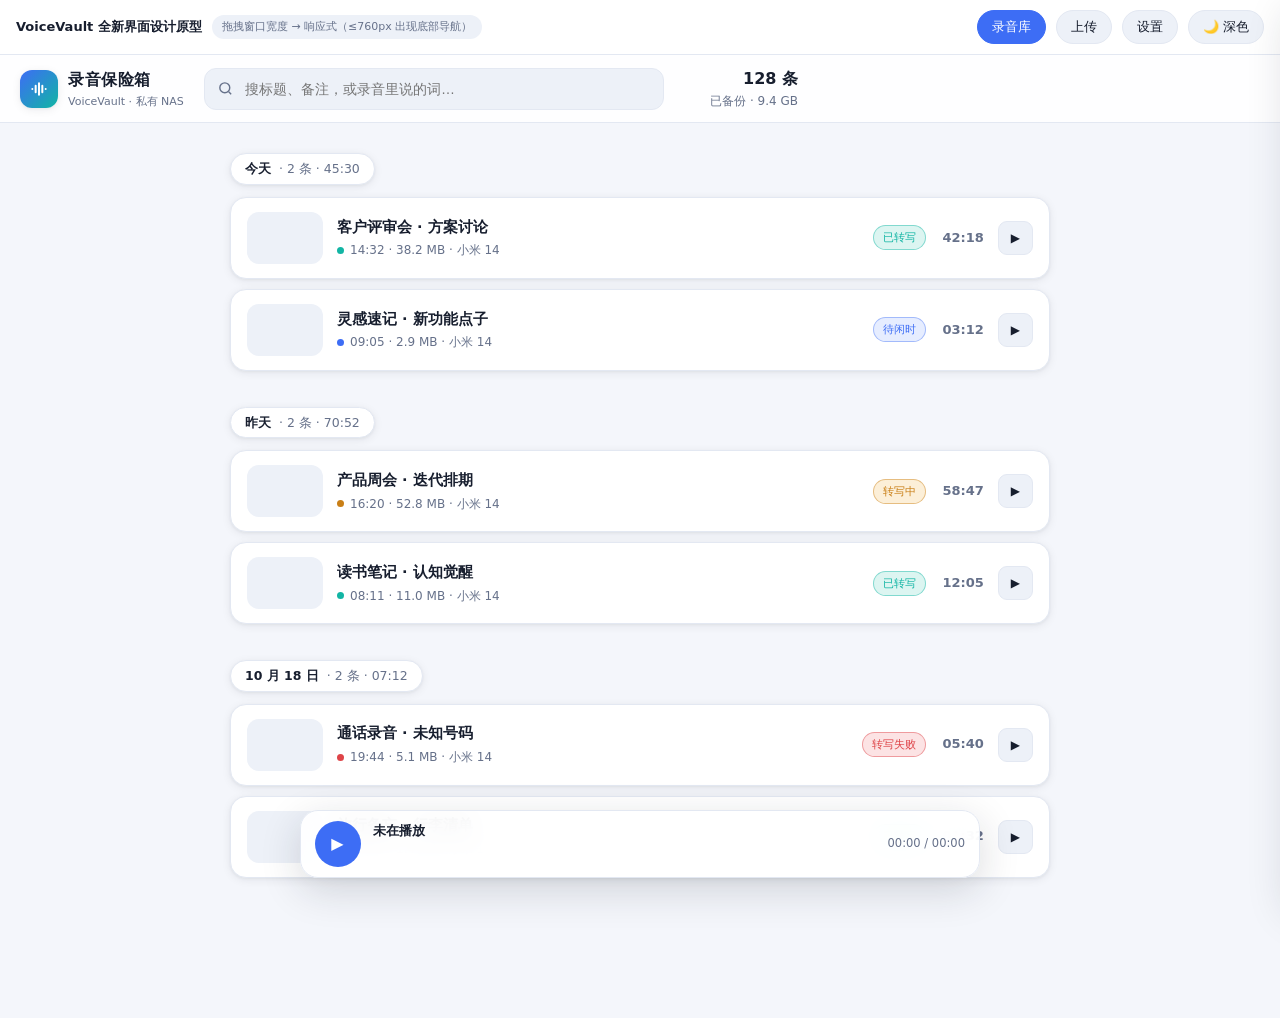
<file: design/ui-redesign.html>
<!DOCTYPE html>
<html lang="zh-CN" data-theme="light">
<head>
<meta charset="UTF-8" />
<meta name="viewport" content="width=device-width, initial-scale=1.0" />
<title>VoiceVault 全新界面设计原型 · UI Designer</title>
<style>
/* ============================================================
   VoiceVault 设计令牌（Design Tokens）— 浅色 / 深色双主题
   对比度均满足 WCAG AA（正文 ≥ 4.5:1）
   ============================================================ */
:root{
  --bg:#F4F6FB; --surface:#FFFFFF; --surface-2:#EDF1F8; --surface-3:#E4E9F4;
  --text:#171E2E; --muted:#66718A; --border:#E3E8F2;
  --primary:#3D6DF5; --primary-weak:#E6EDFF; --on-primary:#FFFFFF;
  --accent:#12B5A4; --accent-weak:#DCF5F1;
  --amber:#C97F16; --amber-weak:#FCEFD8;
  --danger:#DE4448; --danger-weak:#FCE3E4;
  --shadow:0 2px 10px rgba(23,30,46,.07), 0 1px 3px rgba(23,30,46,.05);
  --shadow-lg:0 12px 40px rgba(23,30,46,.16);
  --radius-card:16px; --radius-ctl:10px;
  --font:-apple-system,"PingFang SC","HarmonyOS Sans SC","MiSans","Noto Sans SC","Microsoft YaHei",system-ui,sans-serif;
}
[data-theme="dark"]{
  --bg:#0D1220; --surface:#151C2E; --surface-2:#1B2438; --surface-3:#232E48;
  --text:#E9EEF9; --muted:#93A0B8; --border:#26304A;
  --primary:#7B96FF; --primary-weak:#22304F; --on-primary:#0D1220;
  --accent:#2BD9C7; --accent-weak:#12332F;
  --amber:#F0B34E; --amber-weak:#3A2F17;
  --danger:#FF6B6E; --danger-weak:#3B1D1F;
  --shadow:0 2px 10px rgba(0,0,0,.35), 0 1px 3px rgba(0,0,0,.3);
  --shadow-lg:0 16px 48px rgba(0,0,0,.5);
}
*{box-sizing:border-box; margin:0; padding:0;}
html{-webkit-text-size-adjust:100%;}
body{background:var(--bg); color:var(--text); font-family:var(--font); font-size:15px; line-height:1.55; transition:background .25s,color .25s;}
button{font-family:var(--font); cursor:pointer;}
:focus-visible{outline:2px solid var(--primary); outline-offset:2px; border-radius:6px;}
@media (prefers-reduced-motion:reduce){ *{animation:none!important; transition:none!important;} }

/* ===== 设计稿工具栏（非产品 UI）===== */
.specbar{position:sticky; top:0; z-index:60; display:flex; align-items:center; gap:10px; flex-wrap:wrap;
  padding:10px 16px; background:var(--surface); border-bottom:1px solid var(--border);}
.specbar b{font-size:13px;}
.specbar .tag{font-size:11px; color:var(--muted); background:var(--surface-2); border-radius:999px; padding:3px 10px;}
.specbar .sp{flex:1;}
.specbtn{border:1px solid var(--border); background:var(--surface-2); color:var(--text); border-radius:999px; padding:7px 14px; font-size:13px; min-height:34px;}
.specbtn.on{background:var(--primary); color:var(--on-primary); border-color:var(--primary);}

/* ===== 产品顶栏 ===== */
.topbar{position:sticky; top:0; z-index:40; display:flex; align-items:center; gap:14px; padding:12px 20px;
  background:color-mix(in srgb, var(--surface) 86%, transparent); backdrop-filter:blur(12px); border-bottom:1px solid var(--border);}
.brand{display:flex; align-items:center; gap:10px; min-width:170px;}
.logo{width:38px; height:38px; border-radius:12px; background:linear-gradient(135deg,var(--primary),var(--accent));
  display:flex; align-items:center; justify-content:center; box-shadow:var(--shadow);}
.logo svg{width:20px; height:20px; stroke:#fff; stroke-width:2.4; fill:none; stroke-linecap:round;}
.brand h1{font-size:16px; font-weight:700; letter-spacing:.5px;}
.brand small{display:block; font-size:11px; color:var(--muted); font-weight:400;}
.search{flex:1; max-width:460px; position:relative;}
.search input{width:100%; height:42px; border-radius:12px; border:1px solid var(--border); background:var(--surface-2);
  color:var(--text); padding:0 14px 0 40px; font-size:14px;}
.search svg{position:absolute; left:13px; top:12px; width:17px; height:17px; stroke:var(--muted); stroke-width:2; fill:none;}
.iconbtn{width:42px; height:42px; border-radius:12px; border:1px solid var(--border); background:var(--surface);
  color:var(--text); font-size:17px; display:flex; align-items:center; justify-content:center;}
.iconbtn:hover{background:var(--surface-2);}
.stat{min-width:120px; text-align:right; font-size:12px; color:var(--muted);}
.stat b{display:block; font-size:16px; color:var(--text); font-weight:700;}

/* ===== 主区 ===== */
.main{max-width:860px; margin:0 auto; padding:24px 20px 130px;}
.dayhead{display:inline-flex; align-items:center; gap:8px; margin:26px 0 12px; padding:5px 14px;
  background:var(--surface); border:1px solid var(--border); border-radius:999px; font-size:12.5px; color:var(--muted); box-shadow:var(--shadow);}
.dayhead b{color:var(--text); font-weight:600;}
.dayhead:first-child{margin-top:6px;}

/* 录音卡片 */
.card{display:flex; align-items:center; gap:14px; padding:14px 16px; margin-bottom:10px;
  background:var(--surface); border:1px solid var(--border); border-radius:var(--radius-card);
  box-shadow:var(--shadow); cursor:pointer; transition:transform .15s, box-shadow .15s, border-color .15s;}
.card:hover{transform:translateY(-2px); box-shadow:var(--shadow-lg); border-color:color-mix(in srgb,var(--primary) 40%, var(--border));}
.wave{flex-shrink:0; width:76px; height:52px; border-radius:12px; background:var(--surface-2);
  display:flex; align-items:center; justify-content:center; gap:2.5px; overflow:hidden; padding:0 8px;}
.wave i{width:3px; border-radius:2px; background:var(--primary); opacity:.55;}
.card.playing .wave i{animation:eq 1s ease-in-out infinite;}
.card.playing .wave i:nth-child(2n){animation-delay:.15s;} .card.playing .wave i:nth-child(3n){animation-delay:.3s;}
@keyframes eq{0%,100%{transform:scaleY(.5);} 50%{transform:scaleY(1);}}
.c-info{flex:1; min-width:0;}
.c-title{font-size:14.5px; font-weight:600; white-space:nowrap; overflow:hidden; text-overflow:ellipsis;}
.c-sub{font-size:12px; color:var(--muted); margin-top:3px; display:flex; align-items:center; gap:6px; flex-wrap:wrap;}
.dot{width:7px; height:7px; border-radius:50%; flex-shrink:0;}
.badge{font-size:11px; padding:3px 9px; border-radius:999px; border:1px solid var(--border); color:var(--muted); flex-shrink:0;}
.badge.done{color:var(--accent); border-color:color-mix(in srgb,var(--accent) 45%, transparent); background:var(--accent-weak);}
.badge.pending{color:var(--amber); border-color:color-mix(in srgb,var(--amber) 45%, transparent); background:var(--amber-weak);}
.badge.idle{color:var(--primary); border-color:color-mix(in srgb,var(--primary) 40%, transparent); background:var(--primary-weak);}
.badge.error{color:var(--danger); border-color:color-mix(in srgb,var(--danger) 45%, transparent); background:var(--danger-weak);}
.dur{font-size:13px; font-weight:600; font-variant-numeric:tabular-nums; color:var(--muted); flex-shrink:0; min-width:44px; text-align:right;}
.c-actions{display:flex; gap:6px; flex-shrink:0;}
.chip{border:1px solid var(--border); background:var(--surface-2); color:var(--text); border-radius:9px; padding:7px 12px; font-size:12px; min-height:34px;}
.chip:hover{background:var(--surface-3);}

/* 空态/骨架 */
.skeleton{height:74px; border-radius:var(--radius-card); background:linear-gradient(100deg,var(--surface) 40%,var(--surface-2) 50%,var(--surface) 60%);
  background-size:200% 100%; animation:shimmer 1.4s infinite; margin-bottom:10px; border:1px solid var(--border);}
@keyframes shimmer{to{background-position:-200% 0;}}

/* ===== 迷你播放条 ===== */
.player{position:fixed; left:50%; bottom:22px; transform:translateX(-50%); z-index:45; width:min(680px, calc(100% - 32px));
  display:flex; align-items:center; gap:12px; padding:10px 14px;
  background:color-mix(in srgb, var(--surface) 92%, transparent); backdrop-filter:blur(14px);
  border:1px solid var(--border); border-radius:18px; box-shadow:var(--shadow-lg);}
.pbtn{width:46px; height:46px; border-radius:50%; border:none; background:var(--primary); color:var(--on-primary);
  font-size:16px; display:flex; align-items:center; justify-content:center; flex-shrink:0;}
.pbtn:hover{filter:brightness(1.08);}
.p-meta{flex:1; min-width:0;}
.p-title{font-size:13px; font-weight:600; white-space:nowrap; overflow:hidden; text-overflow:ellipsis;}
.pwave{display:flex; align-items:center; gap:2px; height:22px; margin-top:4px;}
.pwave i{flex:1; max-width:6px; border-radius:2px; background:var(--surface-3); transition:background .2s;}
.pwave i.on{background:var(--primary);}
.p-time{font-size:11.5px; color:var(--muted); font-variant-numeric:tabular-nums; flex-shrink:0;}

/* ===== 详情抽屉 ===== */
.scrim{position:fixed; inset:0; background:rgba(10,14,25,.45); z-index:70; opacity:0; pointer-events:none; transition:opacity .2s;}
.scrim.open{opacity:1; pointer-events:auto;}
.drawer{position:fixed; top:0; right:0; bottom:0; width:min(460px,100%); z-index:75; display:flex; flex-direction:column;
  background:var(--bg); border-left:1px solid var(--border); box-shadow:var(--shadow-lg);
  transform:translateX(102%); transition:transform .28s cubic-bezier(.2,.8,.25,1);}
.drawer.open{transform:none;}
.d-head{display:flex; align-items:flex-start; gap:10px; padding:18px 20px 12px;}
.d-head h2{font-size:17px; line-height:1.35; flex:1;}
.d-close{width:36px; height:36px; border-radius:10px; border:1px solid var(--border); background:var(--surface); color:var(--text); font-size:14px;}
.d-body{flex:1; overflow-y:auto; padding:0 20px 28px;}
.hero{background:var(--surface); border:1px solid var(--border); border-radius:var(--radius-card); padding:18px; box-shadow:var(--shadow);}
.hero .row{display:flex; align-items:center; gap:12px;}
.bigpbtn{width:58px; height:58px; border-radius:50%; border:none; background:var(--primary); color:var(--on-primary); font-size:20px; flex-shrink:0;}
.hwave{flex:1; display:flex; align-items:center; gap:2.5px; height:52px;}
.hwave i{flex:1; border-radius:2.5px; background:var(--surface-3); transition:background .2s; min-width:3px;}
.hwave i.on{background:linear-gradient(180deg,var(--primary),var(--accent));}
.h-time{display:flex; justify-content:space-between; font-size:12px; color:var(--muted); margin-top:8px; font-variant-numeric:tabular-nums;}
.metachips{display:flex; flex-wrap:wrap; gap:7px; margin-top:14px;}
.mchip{font-size:11.5px; color:var(--muted); background:var(--surface-2); border:1px solid var(--border); border-radius:999px; padding:4px 11px;}
.editrow{display:flex; gap:8px; margin-top:14px;}
.editrow input,.noteedit{width:100%; border:1px solid var(--border); background:var(--surface); color:var(--text); border-radius:10px; padding:9px 12px; font-size:13.5px; font-family:var(--font);}
.noteedit{margin-top:8px; resize:vertical; min-height:56px;}
.transhead{display:flex; align-items:center; justify-content:space-between; margin:20px 0 10px;}
.transhead h3{font-size:14px;}
.transhead .ops{display:flex; gap:6px;}
.seg{display:block; width:100%; text-align:left; border:none; background:transparent; color:var(--text);
  padding:9px 10px; border-radius:10px; font-size:13.5px; line-height:1.65; cursor:pointer; border-left:3px solid transparent;}
.seg:hover{background:var(--surface);}
.seg.cur{background:var(--primary-weak); border-left-color:var(--primary);}
.seg .ts{color:var(--primary); font-variant-numeric:tabular-nums; font-size:12px; margin-right:8px;}
.seg .spk{color:var(--accent); font-size:12px; margin-right:6px; font-weight:600;}

/* ===== 设置 ===== */
.setgrid{max-width:640px;}
.scard{background:var(--surface); border:1px solid var(--border); border-radius:var(--radius-card); padding:18px; margin-bottom:14px; box-shadow:var(--shadow);}
.scard h3{font-size:14.5px; margin-bottom:4px;}
.scard .hint{font-size:12px; color:var(--muted); margin-bottom:14px;}
.srow{display:flex; align-items:center; justify-content:space-between; gap:12px; padding:10px 0; border-top:1px solid var(--border);}
.srow:first-of-type{border-top:none;}
.srow label{font-size:13.5px;}
.srow small{display:block; color:var(--muted); font-size:11.5px;}
select,input[type=number],input[type=text],input[type=password]{border:1px solid var(--border); background:var(--surface-2); color:var(--text); border-radius:10px; padding:8px 12px; font-size:13.5px; font-family:var(--font);}
select{min-height:38px;}
.toggle{position:relative; width:46px; height:27px; border-radius:999px; border:none; background:var(--surface-3); transition:background .2s; flex-shrink:0;}
.toggle::after{content:""; position:absolute; top:3px; left:3px; width:21px; height:21px; border-radius:50%; background:#fff; box-shadow:0 1px 3px rgba(0,0,0,.3); transition:transform .2s;}
.toggle.on{background:var(--accent);}
.toggle.on::after{transform:translateX(19px);}
.range{display:flex; align-items:center; gap:8px; font-size:13px; color:var(--muted);}
.range input{width:70px;}
.primarybtn{background:var(--primary); color:var(--on-primary); border:none; border-radius:12px; padding:11px 22px; font-size:14px; font-weight:600; min-height:44px;}
.ghostbtn{background:var(--surface); color:var(--text); border:1px solid var(--border); border-radius:12px; padding:11px 18px; font-size:14px; min-height:44px;}

/* ===== 上传 ===== */
.drop{border:2px dashed color-mix(in srgb,var(--primary) 45%, var(--border)); border-radius:var(--radius-card);
  background:var(--surface); padding:40px 20px; text-align:center; transition:background .15s;}
.drop.drag{background:var(--primary-weak);}
.drop .big{font-size:15px; font-weight:600; margin-top:10px;}
.drop .sub{font-size:12.5px; color:var(--muted); margin-top:6px; line-height:1.7;}
.upitem{display:flex; align-items:center; gap:12px; background:var(--surface); border:1px solid var(--border);
  border-radius:14px; padding:13px 16px; margin-top:10px; box-shadow:var(--shadow);}
.upitem .uinfo{flex:1; min-width:0;}
.upitem .uname{font-size:13.5px; font-weight:600; white-space:nowrap; overflow:hidden; text-overflow:ellipsis;}
.ubar{height:6px; border-radius:3px; background:var(--surface-3); margin-top:8px; overflow:hidden;}
.ubar i{display:block; height:100%; width:0; border-radius:3px; background:linear-gradient(90deg,var(--primary),var(--accent)); transition:width .3s;}
.ulabel{font-size:11.5px; color:var(--muted); margin-top:5px;}
.ulabel.ok{color:var(--accent); font-weight:600;}

/* ===== 移动端 ===== */
.tabbar{display:none;}
@media (max-width:760px){
  .main{padding:16px 14px 150px;}
  .brand small,.stat{display:none;}
  .topbar{padding:10px 12px; gap:8px;}
  .search{max-width:none;}
  .card{padding:12px; gap:10px;}
  .wave{width:58px; height:44px;}
  .c-actions{display:none;} /* 移动端操作收进卡片点击/长按，降低误触 */
  .player{bottom:86px;}
  .tabbar{display:flex; position:fixed; left:50%; bottom:14px; transform:translateX(-50%); z-index:46;
    width:min(420px, calc(100% - 28px)); background:color-mix(in srgb, var(--surface) 94%, transparent);
    backdrop-filter:blur(14px); border:1px solid var(--border); border-radius:20px; box-shadow:var(--shadow-lg); padding:8px;}
  .tab{flex:1; display:flex; flex-direction:column; align-items:center; gap:3px; border:none; background:transparent;
    color:var(--muted); font-size:10.5px; padding:7px 0; border-radius:14px; min-height:52px;}
  .tab .ic{font-size:19px; line-height:1;}
  .tab.on{color:var(--primary); background:var(--primary-weak);}
}
</style>
</head>
<body>

<!-- 设计稿工具栏（仅原型演示用） -->
<div class="specbar">
  <b>VoiceVault 全新界面设计原型</b>
  <span class="tag">拖拽窗口宽度 → 响应式（≤760px 出现底部导航）</span>
  <span class="sp"></span>
  <button class="specbtn on" data-view="library">录音库</button>
  <button class="specbtn" data-view="upload">上传</button>
  <button class="specbtn" data-view="settings">设置</button>
  <button class="specbtn" id="themeBtn">🌙 深色</button>
</div>

<!-- 产品顶栏 -->
<header class="topbar">
  <div class="brand">
    <div class="logo"><svg viewBox="0 0 24 24"><path d="M4 12v0M8 8v8M12 5v14M16 8v8M20 12v0"/></svg></div>
    <div><h1>录音保险箱</h1><small>VoiceVault · 私有 NAS</small></div>
  </div>
  <div class="search">
    <svg viewBox="0 0 24 24"><circle cx="11" cy="11" r="7"/><path d="m20 20-3.5-3.5"/></svg>
    <input id="searchBox" type="search" placeholder="搜标题、备注，或录音里说的词…" />
  </div>
  <div class="stat"><b>128 条</b>已备份 · 9.4 GB</div>
</header>

<!-- ===== 视图：录音库 ===== -->
<main class="main" id="view-library"></main>

<!-- ===== 视图：上传 ===== -->
<main class="main" id="view-upload" style="display:none; max-width:640px;">
  <div class="drop" id="dropZone">
    <div style="font-size:34px;">⬆️</div>
    <div class="big">拖拽音频到这里，或点击选择</div>
    <div class="sub">支持多选 · 4MB 分片自动上传<br/>断网 / 刷新后自动<b>从断点续传</b>，无需重传整个文件</div>
  </div>
  <div id="upQueue" style="margin-top:8px;"></div>
</main>

<!-- ===== 视图：设置 ===== -->
<main class="main setgrid" id="view-settings" style="display:none;">
  <div class="scard">
    <h3>🎙 本地转写</h3>
    <div class="hint">文字全程在 NAS 本地生成，不经过任何云端</div>
    <div class="srow"><label>启用语音转文字</label><button class="toggle on" data-toggle aria-label="启用语音转文字"></button></div>
    <div class="srow"><label>转写时机<small>闲时模式：白天只备份，夜里自动转写</small></label>
      <select><option>关闭（仅手动）</option><option>实时转写</option><option selected>闲时转写</option></select></div>
    <div class="srow"><label>闲时窗口<small>服务器本地时区，可跨午夜</small></label>
      <span class="range">22:00 → 次日 07:00</span></div>
    <div class="srow"><label>识别模型<small>4GB 内存推荐 small</small></label>
      <select><option>tiny（最快）</option><option>base</option><option selected>small（推荐）</option><option>medium</option></select></div>
    <div class="srow"><label>说话人分段</label><button class="toggle" data-toggle aria-label="说话人分段"></button></div>
  </div>
  <div class="scard">
    <h3>🗄 保留策略</h3>
    <div class="hint">超出后自动从最旧的录音开始清理，两项都为 0 表示永久保留</div>
    <div class="srow"><label>保留天数</label><span class="range"><input type="number" value="365" min="0"/> 天</span></div>
    <div class="srow"><label>容量上限</label><span class="range"><input type="number" value="50" min="0"/> GB</span></div>
  </div>
  <div class="scard">
    <h3>🔗 连接</h3>
    <div class="srow"><label>服务器地址</label><input type="text" value="http://192.168.24.37:8080" style="max-width:230px;"/></div>
    <div class="srow"><label>访问令牌</label><input type="password" value="abcd1234" style="max-width:230px;"/></div>
    <div style="display:flex; gap:10px; margin-top:14px;">
      <button class="ghostbtn">测试连接</button>
      <button class="primarybtn">保存设置</button>
    </div>
  </div>
</main>

<!-- 迷你播放条 -->
<div class="player" id="player">
  <button class="pbtn" id="pPlay">▶</button>
  <div class="p-meta">
    <div class="p-title" id="pTitle">未在播放</div>
    <div class="pwave" id="pWave"></div>
  </div>
  <div class="p-time" id="pTime">00:00 / 00:00</div>
</div>

<!-- 移动端底部导航 -->
<nav class="tabbar" aria-label="主导航">
  <button class="tab on" data-view="library"><span class="ic">🗂</span>录音库</button>
  <button class="tab" data-view="upload"><span class="ic">⬆️</span>上传</button>
  <button class="tab" data-view="settings"><span class="ic">⚙️</span>设置</button>
</nav>

<!-- 详情抽屉 -->
<div class="scrim" id="scrim"></div>
<aside class="drawer" id="drawer" aria-label="录音详情">
  <div class="d-head">
    <h2 id="dTitle">—</h2>
    <button class="d-close" id="dClose">✕</button>
  </div>
  <div class="d-body">
    <div class="hero">
      <div class="row">
        <button class="bigpbtn" id="dPlay">▶</button>
        <div class="hwave" id="dWave"></div>
      </div>
      <div class="h-time"><span id="dCur">00:00</span><span id="dDur">00:00</span></div>
      <div class="metachips" id="dChips"></div>
      <div class="editrow"><input id="dTitleEdit" placeholder="标题（可搜索）"/></div>
      <textarea class="noteedit" id="dNote" placeholder="备注：参会人、主题…（参与搜索）"></textarea>
    </div>
    <div class="transhead">
      <h3>文字稿</h3>
      <div class="ops">
        <button class="chip" onclick="alert('导出 TXT（带时间戳）')">TXT</button>
        <button class="chip" onclick="alert('导出 SRT 字幕')">SRT</button>
        <button class="chip" onclick="alert('复制全文')">复制</button>
      </div>
    </div>
    <div id="dSegs"></div>
  </div>
</aside>

<script>
/* ============ 模拟数据 ============ */
const DATA = [
  {day:"今天", items:[
    {id:1, title:"客户评审会 · 方案讨论", dur:42*60+18, time:"14:32", size:"38.2 MB", dev:"小米 14", st:"done",  lang:"中文"},
    {id:2, title:"灵感速记 · 新功能点子", dur:3*60+12,  time:"09:05", size:"2.9 MB",  dev:"小米 14", st:"idle",  lang:"—"},
  ]},
  {day:"昨天", items:[
    {id:3, title:"产品周会 · 迭代排期",   dur:58*60+47, time:"16:20", size:"52.8 MB", dev:"小米 14", st:"pending", lang:"中文"},
    {id:4, title:"读书笔记 · 认知觉醒",   dur:12*60+5,  time:"08:11", size:"11.0 MB", dev:"小米 14", st:"done",  lang:"中文"},
  ]},
  {day:"10 月 18 日", items:[
    {id:5, title:"通话录音 · 未知号码",   dur:5*60+40,  time:"19:44", size:"5.1 MB",  dev:"小米 14", st:"error", lang:"—"},
    {id:6, title:"旅行备忘 · 行李清单",   dur:1*60+32,  time:"12:03", size:"1.4 MB",  dev:"小米 14", st:"done",  lang:"中文"},
  ]},
];
const SEG = {1:[["00:00","大家好，今天我们把方案的三个备选过一遍。","我"],["00:12","第二个方案预算偏高，建议砍掉两块。","张三"],["00:31","同意，先做减法再谈增量。","李四"],["00:52","那按这个口径，我下午出修订稿。","我"]],4:[["00:00","复利的关键不在强度，而在不中断。",null]]};
const ST = {done:["done","已转写"],pending:["pending","转写中"],idle:["idle","待闲时"],error:["error","转写失败"]};
const fmt = s => `${String(Math.floor(s/60)).padStart(2,"0")}:${String(Math.floor(s%60)).padStart(2,"0")}`;
const waveSeed = id => Array.from({length:26}, (_,i)=> 8+Math.abs(Math.sin(id*7.3+i*1.7))*30);

/* ============ 渲染：录音库 ============ */
function renderLibrary(){
  const root = document.getElementById("view-library");
  root.innerHTML = "";
  for(const g of DATA){
    const h = document.createElement("div"); h.className="dayhead";
    const total = g.items.reduce((a,b)=>a+b.dur,0);
    h.innerHTML = `<b>${g.day}</b> · ${g.items.length} 条 · ${fmt(total)}`;
    root.appendChild(h);
    for(const it of g.items){
      const c = document.createElement("div"); c.className="card"; c.tabIndex=0; c.dataset.id=it.id;
      const [cls,label] = ST[it.st];
      c.innerHTML = `
        <div class="wave">${waveSeed(it.id).map(h=>`<i style="height:${h.toFixed(0)}px"></i>`).join("")}</div>
        <div class="c-info">
          <div class="c-title">${it.title}</div>
          <div class="c-sub"><span class="dot" style="background:var(--${cls==="done"?"accent":cls==="pending"?"amber":cls==="idle"?"primary":"danger"})"></span>
          ${it.time} · ${it.size} · ${it.dev}</div>
        </div>
        <span class="badge ${cls}">${label}</span>
        <span class="dur">${fmt(it.dur)}</span>
        <div class="c-actions"><button class="chip" aria-label="播放">▶</button></div>`;
      c.addEventListener("click", e=>{ e.target.closest(".chip") ? play(it, c) : openDetail(it, c); });
      c.addEventListener("keydown", e=>{ if(e.key==="Enter") openDetail(it, c); });
      root.appendChild(c);
    }
  }
}

/* ============ 播放器（模拟） ============ */
let cur=null, playing=false, t=0, timer=null;
const pWave=document.getElementById("pWave");
pWave.innerHTML = waveSeed(0).map(()=>"<i></i>").join("");
function play(it, card){
  if(cur) document.querySelectorAll(".card.playing").forEach(x=>x.classList.remove("playing"));
  cur=it; t=0; playing=true;
  if(card) card.classList.add("playing");
  document.getElementById("player").scrollIntoView&&null;
  document.getElementById("pTitle").textContent=it.title;
  document.getElementById("pPlay").textContent="⏸";
  const seed=waveSeed(it.id);
  pWave.innerHTML = seed.map(()=>"<i></i>").join("");
  if(!timer) timer=setInterval(tick, 400);
}
function tick(){
  if(!playing||!cur) return;
  t=Math.min(t+1.2, cur.dur);
  const ratio=t/cur.dur, bars=pWave.children.length;
  [...pWave.children].forEach((b,i)=> b.classList.toggle("on", i/bars < ratio));
  document.getElementById("pTime").textContent = `${fmt(t)} / ${fmt(cur.dur)}`;
  if(t>=cur.dur){ playing=false; document.getElementById("pPlay").textContent="▶"; }
}
document.getElementById("pPlay").onclick = ()=>{ if(!cur) return; playing=!playing;
  document.getElementById("pPlay").textContent = playing?"⏸":"▶"; };

/* ============ 详情抽屉 ============ */
const drawer=document.getElementById("drawer"), scrim=document.getElementById("scrim");
function openDetail(it){
  document.getElementById("dTitle").textContent=it.title;
  document.getElementById("dTitleEdit").value=it.title;
  document.getElementById("dNote").value = it.st==="done" ? "参会 3 人 · 预算评审" : "";
  document.getElementById("dDur").textContent=fmt(it.dur);
  document.getElementById("dCur").textContent="00:00";
  document.getElementById("dPlay").onclick=()=>play(it);
  document.getElementById("dChips").innerHTML=
    `<span class="mchip">⏱ ${fmt(it.dur)}</span><span class="mchip">📦 ${it.size}</span><span class="mchip">📱 ${it.dev}</span><span class="mchip">🌐 ${it.lang}</span>`;
  const segs=SEG[it.id];
  const box=document.getElementById("dSegs");
  box.innerHTML = segs ? segs.map(([ts,txt,spk])=>
    `<button class="seg"><span class="ts">${ts}</span>${spk?`<span class="spk">[${spk}]</span>`:""}${txt}</button>`).join("")
    : `<div style="color:var(--muted); font-size:13px; padding:14px 4px;">该录音尚未转写 · 开启「闲时转写」后夜间自动生成文字稿</div>`;
  drawer.classList.add("open"); scrim.classList.add("open");
}
function closeDetail(){ drawer.classList.remove("open"); scrim.classList.remove("open"); }
document.getElementById("dClose").onclick=closeDetail;
scrim.onclick=closeDetail;
document.addEventListener("keydown", e=>{ if(e.key==="Escape") closeDetail(); });

/* ============ 视图 / 主题 / 移动 Tab ============ */
function switchView(v){
  ["library","upload","settings"].forEach(k=>{
    document.getElementById("view-"+k).style.display = k===v?"":"none";
  });
  document.querySelectorAll(".specbtn[data-view],.tab[data-view]").forEach(b=>b.classList.toggle("on", b.dataset.view===v));
}
document.querySelectorAll("[data-view]").forEach(b=> b.addEventListener("click", ()=>switchView(b.dataset.view)));
document.getElementById("themeBtn").onclick = e=>{
  const dark = document.documentElement.dataset.theme==="dark";
  document.documentElement.dataset.theme = dark?"light":"dark";
  e.target.textContent = dark?"🌙 深色":"☀️ 浅色";
};

/* 上传队列模拟（含断点续传演示） */
const demoUps=[
  {name:"季度复盘会.m4a", size:"61.4 MB", pct:0, label:"上传中 0%"},
  {name:"访谈录音_张工.m4a", size:"182.7 MB", pct:37, label:"断点续传 37%（已跳过已传分片）"},
];
function renderUps(){
  const q=document.getElementById("upQueue");
  q.innerHTML = demoUps.map((u,i)=>`
    <div class="upitem"><div style="font-size:22px">🎧</div>
    <div class="uinfo"><div class="uname">${u.name}</div>
    <div class="ubar"><i id="ub${i}" style="width:${u.pct}%"></i></div>
    <div class="ulabel" id="ul${i}">${u.label} · ${u.size}</div></div></div>`).join("")
    + `<div class="upitem" style="opacity:.75"><div style="font-size:22px">✅</div>
    <div class="uinfo"><div class="uname">会议速记.m4a</div><div class="ulabel ok">已上传（3 分片 · SHA 校验通过）</div></div></div>`;
}
let upTimer=null;
function startUps(){
  renderUps();
  upTimer=setInterval(()=>{
    let alive=false;
    demoUps.forEach((u,i)=>{
      if(u.pct<100){ u.pct=Math.min(100,u.pct+2); alive=true;
        const b=document.getElementById("ub"+i), l=document.getElementById("ul"+i);
        if(b) b.style.width=u.pct+"%";
        if(l) l.textContent=(u.pct<100?`${u.pct<37&&i===1?"断点续传 ":"上传中 "}${u.pct}%`:"✓ 已上传")+" · "+u.size;
      }
    });
    if(!alive){ clearInterval(upTimer); upTimer=null; }
  },120);
}
new MutationObserver(()=>{ if(document.getElementById("view-upload").style.display!=="none"&&!upTimer) startUps(); })
  .observe(document.getElementById("view-upload"),{attributes:true,attributeFilter:["style"]});

renderLibrary();
</script>
</body>
</html>
</file>
